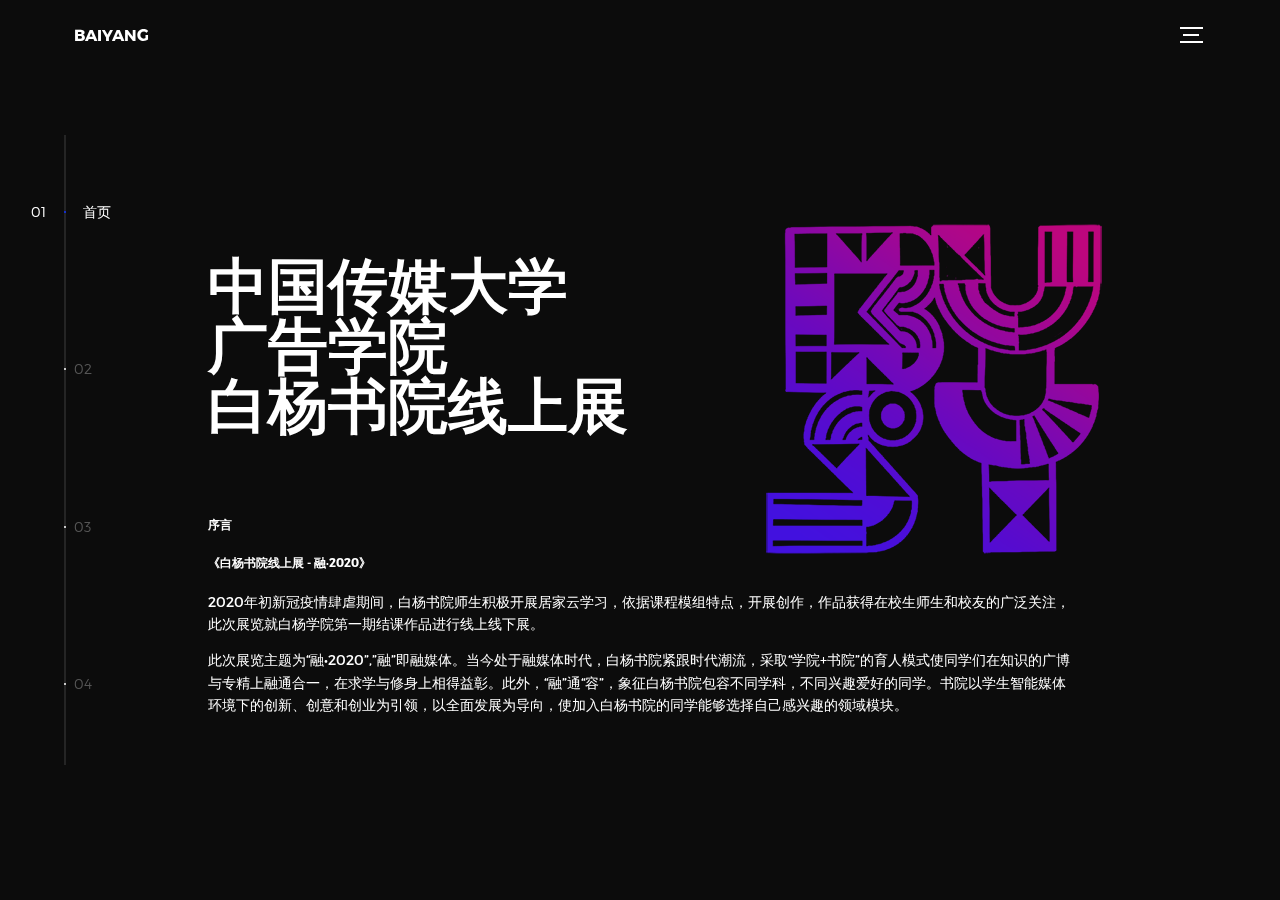
<file: 1.html>
<!DOCTYPE html>
<html lang="en">
<head>
  <!-- Global site tag (gtag.js) - Google Analytics -->
<script async src="https://www.googletagmanager.com/gtag/js?id=G-354GWDXN4D"></script>
<script>
  window.dataLayer = window.dataLayer || [];
  function gtag(){dataLayer.push(arguments);}
  gtag('js', new Date());

  gtag('config', 'G-354GWDXN4D');
</script>
  <title>白杨书院线上展</title>
  <meta charset="utf-8">
  <meta name="viewport" content="width=device-width, initial-scale=1">
  <!-- Favicon -->
  <link rel="shortcut icon" href="开屏页面/assets/img/favicon.ico" type="image/x-icon">
  <link rel="icon" href="开屏页面/assets/img/favicon.ico" type="image/x-icon">
  <meta http-equiv="X-UA-Compatible" content="IE=edge">
  <meta name="description" content="HTML5 website template">
  <meta name="keywords" content="global, template, html, sass, jquery">
  <meta name="author" content="Bucky Maler">

<link href="https://cdn.jsdelivr.net/npm/bootstrap@5.0.0-beta1/dist/css/bootstrap.min.css" rel="stylesheet" integrity="sha384-giJF6kkoqNQ00vy+HMDP7azOuL0xtbfIcaT9wjKHr8RbDVddVHyTfAAsrekwKmP1" crossorigin="anonymous">

  <link rel="stylesheet" href="首页面/assets/css/main.css">
  <style>
  .btn-outline-info {
    color: #0f33ff;
    background-color: transparent;
    border-color: #0f33ff;
    text-decoration: none;
}

.btn-outline-info:hover {
    color: #fff;
    background-color: #0f33ff;
    border-color: #0f33ff;
}
  </style>
</head>
<body>

<!-- notification for small viewports and landscape oriented smartphones -->

<div class="perspective effect-rotate-left">
  <div class="container"><div class="outer-nav--return"></div>
    <div id="viewport" class="l-viewport">
      <div class="l-wrapper">
        <header class="header">
          <a class="header--logo" href="#0">
            <p>BaiYang</p>
          </a>

          <div class="header--nav-toggle">
            <span></span>
          </div>
        </header>
        <nav class="l-side-nav">
          <ul class="side-nav">
            <li class="is-active"><span>首页</span></li>
            <li><span>平面</span></li>
            <li><span>文章</span></li>
            <li><span>多媒体</span></li>
          <!--  <li><span>Hire us</span></li>  -->
          </ul>
        </nav>


        <ul class="l-main-content main-content">
          <li class="l-section section section--is-active">
            <div class="intro">
              <div class="intro--banner">
  <h1>中国传媒大学<br>广告学院<br>白杨书院线上展</h1>
                <section class="about-four">

                                  <div class="block-title">
                                    <br>
                                      <h5>序言</h5>
                                      <h5>《白杨书院线上展 - 融·2020》</h5>
                                  </div><!-- /.block-title -->
                                  <div class="about-four__highlite-text">
                                      <p>2020年初新冠疫情肆虐期间，白杨书院师生积极开展居家云学习，依据课程模组特点，开展创作，作品获得在校生师生和校友的广泛关注，此次展览就白杨学院第一期结课作品进行线上线下展。</p>
                                  </div><!-- /.about-four__highlite-text -->
                                  <p>
                                  此次展览主题为“融•2020”,”融”即融媒体。当今处于融媒体时代，白杨书院紧跟时代潮流，采取“学院+书院”的育人模式使同学们在知识的广博与专精上融通合一，在求学与修身上相得益彰。此外，“融”通“容”，象征白杨书院包容不同学科，不同兴趣爱好的同学。书院以学生智能媒体环境下的创新、创意和创业为引领，以全面发展为导向，使加入白杨书院的同学能够选择自己感兴趣的领域模块。</p>

              </section><!-- /.about-four -->
                <img src="首页面/assets/img/1.png" alt="Welcome">
              </div>
            </div>
          </li>

          <li class="l-section section">
            <div class="work">
              <h2>平面</h2>
              <div class="work--lockup">


                <ul class="slider" id="slider1">
                  <li class="slider--item slider--item-left">
                    <a href="2-2.html">
                      <div class="slider--item-image">
                        <img src="首页面/assets/img/work-victory.jpg" alt="Victory">
                      </div>
                      <p class="slider--item-title">《武汉战疫》</p>
                      <p class="slider--item-description">魏华敏</p>

                    </a>
                  </li>
                  <li class="slider--item slider--item-center">
                    <a href="2-2.html">
                      <div class="slider--item-image">
                        <img src="首页面/assets/img/work-metiew-smith.jpg" alt="Metiew and Smith">
                      </div>
                      <p class="slider--item-title">《一方有难八方支援》 </p>
                      <p class="slider--item-description">郑慧亮</p>
                    </a>
                  </li>
                  <li class="slider--item slider--item-right">
                    <a href="2-2.html">
                      <div class="slider--item-image">
                        <img src="首页面/assets/img/work-alex-nowak.jpg" alt="Alex Nowak">
                      </div>
                      <p class="slider--item-title">《遥遥宇宙，唯有战斗》</p>
                      <p class="slider--item-description">杨滢</p>
                    </a>
                  </li>

                </ul>


                <a href="2-2.html">
                  <div class="d-grid gap-2 col-6 mx-auto">
</br></br>
<button type="button" class="btn btn-outline-info btn-rounded">探索更多</button>
               </div>
</a>



                <div class="slider--prev">
                  <svg version="1.1" id="Layer_1" xmlns="http://www.w3.org/2000/svg" xmlns:xlink="http://www.w3.org/1999/xlink" x="0px" y="0px"
                  viewBox="0 0 150 118" style="enable-background:new 0 0 150 118;" xml:space="preserve">
                  <g transform="translate(0.000000,118.000000) scale(0.100000,-0.100000)">
                    <path d="M561,1169C525,1155,10,640,3,612c-3-13,1-36,8-52c8-15,134-145,281-289C527,41,562,10,590,10c22,0,41,9,61,29
                    c55,55,49,64-163,278L296,510h575c564,0,576,0,597,20c46,43,37,109-18,137c-19,10-159,13-590,13l-565,1l182,180
                    c101,99,187,188,193,199c16,30,12,57-12,84C631,1174,595,1183,561,1169z"/>
                  </g>
                  </svg>
                </div>
                <div class="slider--next">
                  <svg version="1.1" id="Layer_1" xmlns="http://www.w3.org/2000/svg" xmlns:xlink="http://www.w3.org/1999/xlink" x="0px" y="0px" viewBox="0 0 150 118" style="enable-background:new 0 0 150 118;" xml:space="preserve">
                  <g transform="translate(0.000000,118.000000) scale(0.100000,-0.100000)">
                    <path d="M870,1167c-34-17-55-57-46-90c3-15,81-100,194-211l187-185l-565-1c-431,0-571-3-590-13c-55-28-64-94-18-137c21-20,33-20,597-20h575l-192-193C800,103,794,94,849,39c20-20,39-29,61-29c28,0,63,30,298,262c147,144,272,271,279,282c30,51,23,60-219,304C947,1180,926,1196,870,1167z"/>
                  </g>
                  </svg>
                </div>
              </div>
            </div>
          </li>

          <li class="l-section section">
            <div class="work">
              <h2>文章</h2>
              <div class="work--lockup">

                <ul class="slider" id="slider2">
                  <li class="slider--item slider--item-left">
                    <a href="2-1.html">
                      <div class="slider--item-image">
                        <img src="首页面/assets/img/《娱乐至死》文章.jpg" alt="Victory">
                      </div>
                      <p class="slider--item-title">《从《娱乐至死》<br>看战“疫”中的“饭圈文化》</p>
                      <p class="slider--item-description">耿吴菁</p>

                    </a>
                  </li>
                  <li class="slider--item slider--item-center">
                    <a href="2-1.html">
                      <div class="slider--item-image">
                        <img src="首页面/assets/img/《网络迷因》.jpg" alt="Metiew and Smith">
                      </div>
                      <p class="slider--item-title">《网络迷因》</p>
                      <p class="slider--item-description">曹琛</p>
                    </a>
                  </li>
                  <li class="slider--item slider--item-right">
                    <a href="2-1.html">
                      <div class="slider--item-image">
                        <img src="首页面/assets/img/“心理疾病”.jpg" alt="Alex Nowak">
                      </div>
                      <p class="slider--item-title">《疫情之下，<br>你可能忽视的“心理疾病”》</p>
                      <p class="slider--item-description">王菊怡</p>
                    </a>
                  </li>

                </ul>


                                <a href="2-1.html">
                                  <div class="d-grid gap-2 col-6 mx-auto">
                </br></br>
                <button type="button" class="btn btn-outline-info">探索更多</button>
                               </div>
                </a>

                <div class="slider--prev">
                  <svg version="1.1" id="Layer_1" xmlns="http://www.w3.org/2000/svg" xmlns:xlink="http://www.w3.org/1999/xlink" x="0px" y="0px"
                  viewBox="0 0 150 118" style="enable-background:new 0 0 150 118;" xml:space="preserve">
                  <g transform="translate(0.000000,118.000000) scale(0.100000,-0.100000)">
                    <path d="M561,1169C525,1155,10,640,3,612c-3-13,1-36,8-52c8-15,134-145,281-289C527,41,562,10,590,10c22,0,41,9,61,29
                    c55,55,49,64-163,278L296,510h575c564,0,576,0,597,20c46,43,37,109-18,137c-19,10-159,13-590,13l-565,1l182,180
                    c101,99,187,188,193,199c16,30,12,57-12,84C631,1174,595,1183,561,1169z"/>
                  </g>
                  </svg>
                </div>
                <div class="slider--next">
                  <svg version="1.1" id="Layer_1" xmlns="http://www.w3.org/2000/svg" xmlns:xlink="http://www.w3.org/1999/xlink" x="0px" y="0px" viewBox="0 0 150 118" style="enable-background:new 0 0 150 118;" xml:space="preserve">
                  <g transform="translate(0.000000,118.000000) scale(0.100000,-0.100000)">
                    <path d="M870,1167c-34-17-55-57-46-90c3-15,81-100,194-211l187-185l-565-1c-431,0-571-3-590-13c-55-28-64-94-18-137c21-20,33-20,597-20h575l-192-193C800,103,794,94,849,39c20-20,39-29,61-29c28,0,63,30,298,262c147,144,272,271,279,282c30,51,23,60-219,304C947,1180,926,1196,870,1167z"/>
                  </g>
                  </svg>
                </div>
              </div>
            </div>

          </li>



          <li class="l-section section">
            <div class="work">
              <h2>多媒体</h2>
              <div class="work--lockup">
                <ul class="slider" id="slider3">
                  <li class="slider--item slider--item-left">
                    <a href="2-3.html">
                      <div class="slider--item-image">
                        <img src="首页面/assets/img/《全名抗疫》2017级网络与新媒体（智能融媒体运营方向）冯竹、魏雯卓.jpg" alt="Victory">
                      </div>
                      <p class="slider--item-title">《全名抗疫》</p>
                      <p class="slider--item-description">冯竹、魏雯卓</p>
                    </a>
                  </li>
                  <li class="slider--item slider--item-center">
                    <a href="2-3.html">
                      <div class="slider--item-image">
                        <img src="首页面/assets/img/《全民战疫》-2019级广告学（数字营销方向）郑芷萱 .jpg" alt="Metiew and Smith">
                      </div>
                      <p class="slider--item-title">《全民战疫》</p>
                      <p class="slider--item-description">郑芷萱</p>
                    </a>
                  </li>
                  <li class="slider--item slider--item-right">
                    <a href="2-3.html">
                      <div class="slider--item-image">
                        <img src="首页面/assets/img/《第一视角》2017级网络与新媒体（智能融媒体运营方向）冯竹、魏雯卓.jpg" alt="Alex Nowak">
                      </div>
                      <p class="slider--item-title">《第一视角》</p>
                      <p class="slider--item-description">冯竹、魏雯卓</p>
                    </a>
                  </li>

        </ul>


                        <a href="2-3.html">
                          <div class="d-grid gap-2 col-6 mx-auto">
        </br></br>
        <button type="button" class="btn btn-outline-info">探索更多</button>
                       </div>
        </a>

                <div class="slider--prev">
                  <svg version="1.1" id="Layer_1" xmlns="http://www.w3.org/2000/svg" xmlns:xlink="http://www.w3.org/1999/xlink" x="0px" y="0px"
                  viewBox="0 0 150 118" style="enable-background:new 0 0 150 118;" xml:space="preserve">
                  <g transform="translate(0.000000,118.000000) scale(0.100000,-0.100000)">
                    <path d="M561,1169C525,1155,10,640,3,612c-3-13,1-36,8-52c8-15,134-145,281-289C527,41,562,10,590,10c22,0,41,9,61,29
                    c55,55,49,64-163,278L296,510h575c564,0,576,0,597,20c46,43,37,109-18,137c-19,10-159,13-590,13l-565,1l182,180
                    c101,99,187,188,193,199c16,30,12,57-12,84C631,1174,595,1183,561,1169z"/>
                  </g>
                  </svg>
                </div>
                <div class="slider--next">
                  <svg version="1.1" id="Layer_1" xmlns="http://www.w3.org/2000/svg" xmlns:xlink="http://www.w3.org/1999/xlink" x="0px" y="0px" viewBox="0 0 150 118" style="enable-background:new 0 0 150 118;" xml:space="preserve">
                  <g transform="translate(0.000000,118.000000) scale(0.100000,-0.100000)">
                    <path d="M870,1167c-34-17-55-57-46-90c3-15,81-100,194-211l187-185l-565-1c-431,0-571-3-590-13c-55-28-64-94-18-137c21-20,33-20,597-20h575l-192-193C800,103,794,94,849,39c20-20,39-29,61-29c28,0,63,30,298,262c147,144,272,271,279,282c30,51,23,60-219,304C947,1180,926,1196,870,1167z"/>
                  </g>
                  </svg>
                </div>
              </div>
            </div>
          </li>

        </ul>
      </div>
    </div>
  </div>
  <ul class="outer-nav">
    <li class="is-active">首页</li>
    <li>平面</li>

    <li>文章</li>
    <li>多媒体</li>
  </ul>
</div>

<script src="https://ajax.googleapis.com/ajax/libs/jquery/2.2.4/jquery.min.js"></script>
<script>window.jQuery || document.write('<script src="首页面/assets/js/vendor/jquery-2.2.4.min.js"><\/script>')</script>
<script src="首页面/assets/js/vendor/hammer-2.0.8.js"></script>
<script src="首页面/assets/js/functions.js"></script>
</body>
</html>
</file>
<file: 首页面/assets/css/main.css>
@font-face {
    font-family: 'Montserrat';
    src: url("fonts/Montserrat-Black.eot");
    src: local("â˜º"),url("fonts/Montserrat-Black.woff") format("woff"),url("fonts/Montserrat-Black.ttf") format("truetype"),url("fonts/Montserrat-Black.svg") format("svg");
    font-weight: 900;
    font-style: normal
}

@font-face {
    font-family: 'Montserrat';
    src: url("fonts/Montserrat-Bold.eot");
    src: local("â˜º"),url("fonts/Montserrat-Bold.woff") format("woff"),url("fonts/Montserrat-Bold.ttf") format("truetype"),url("fonts/Montserrat-Bold.svg") format("svg");
    font-weight: 700;
    font-style: normal
}

@font-face {
    font-family: 'Montserrat';
    src: url("fonts/Montserrat-Regular.eot");
    src: local("â˜º"),url("fonts/Montserrat-Regular.woff") format("woff"),url("fonts/Montserrat-Regular.ttf") format("truetype"),url("fonts/Montserrat-Regular.svg") format("svg");
    font-weight: 400;
    font-style: normal
}

@font-face {
    font-family: 'Montserrat';
    src: url("fonts/Montserrat-Light.eot");
    src: local("â˜º"),url("fonts/Montserrat-Light.woff") format("woff"),url("fonts/Montserrat-Light.ttf") format("truetype"),url("fonts/Montserrat-Light.svg") format("svg");
    font-weight: 300;
    font-style: normal
}

/*! normalize.css v3.0.2 | MIT License | git.io/normalize */
html {
    font-family: sans-serif;
    -ms-text-size-adjust: 100%;
    -webkit-text-size-adjust: 100%
}

body {
    margin: 0
}

article,aside,details,figcaption,figure,footer,header,hgroup,main,menu,nav,section,summary {
    display: block
}

audio,canvas,progress,video {
    display: inline-block;
    vertical-align: baseline
}

audio:not([controls]) {
    display: none;
    height: 0
}

[hidden],template {
    display: none
}

a {
    background-color: transparent
}

a:active,a:hover {
    outline: 0
}

abbr[title] {
    border-bottom: 1px dotted
}

b,strong {
    font-weight: bold
}

dfn {
    font-style: italic
}

h1 {
    font-size: 2em;
    margin: 0.67em 0
}

mark {
    background: #ff0;
    color: #000
}

small {
    font-size: 80%
}

sub,sup {
    font-size: 75%;
    line-height: 0;
    position: relative;
    vertical-align: baseline
}

sup {
    top: -0.5em
}

sub {
    bottom: -0.25em
}

img {
    border: 0
}

svg:not(:root) {
    overflow: hidden
}

figure {
    margin: 1em 40px
}

hr {
    box-sizing: content-box;
    height: 0
}

pre {
    overflow: auto
}

code,kbd,pre,samp {
    font-family: monospace, monospace;
    font-size: 1em
}

button,input,optgroup,select,textarea {
    color: inherit;
    font: inherit;
    margin: 0
}

button {
    overflow: visible
}

button,select {
    text-transform: none
}

button,html input[type="button"],input[type="reset"],input[type="submit"] {
    -webkit-appearance: button;
    cursor: pointer
}

button[disabled],html input[disabled] {
    cursor: default
}

button::-moz-focus-inner,input::-moz-focus-inner {
    border: 0;
    padding: 0
}

input {
    line-height: normal
}

input[type="checkbox"],input[type="radio"] {
    box-sizing: border-box;
    padding: 0
}

input[type="number"]::-webkit-inner-spin-button,input[type="number"]::-webkit-outer-spin-button {
    height: auto
}

input[type="search"] {
    -webkit-appearance: textfield;
    box-sizing: content-box
}

input[type="search"]::-webkit-search-cancel-button,input[type="search"]::-webkit-search-decoration {
    -webkit-appearance: none
}

fieldset {
    border: 1px solid #c0c0c0;
    margin: 0 2px;
    padding: 0.35em 0.625em 0.75em
}

legend {
    border: 0;
    padding: 0
}

textarea {
    overflow: auto
}

optgroup {
    font-weight: bold
}

table {
    border-collapse: collapse;
    border-spacing: 0
}

td,th {
    padding: 0
}

::-moz-selection {
    background: #FFF498
}

::selection {
    background: #FFF498
}

::-moz-selection {
    background: #FFF498
}

img::-moz-selection {
    background: transparent
}

img::selection {
    background: transparent
}

img::-moz-selection {
    background: transparent
}

body {
    -webkit-tap-highlight-color: #FFF498
}

body {
    background-color: #0c0c0c;
    font-size: 14px;
    line-height: 1.6;
    font-family: "Montserrat",sans-serif;
    color: #fff;
    -webkit-font-smoothing: antialiased;
    -webkit-text-size-adjust: 100%
}

.l-viewport {
    position: relative;
    width: 100%;
    height: 100vh;
    box-shadow: 0 0 0px 0px rgba(0,0,0,0.85);
    overflow: hidden
}

.l-wrapper {
    position: relative;
    width: 2000px;
    max-width: 90%;
    height: 100%;
    margin: 0 auto
}

.l-side-nav {
    position: absolute;
    left: 0;
    display: -webkit-box;
    display: -webkit-flex;
    display: -ms-flexbox;
    display: flex;
    height: 100%;
    -webkit-box-align: center;
    -webkit-align-items: center;
    -ms-flex-align: center;
    align-items: center
}

.l-side-nav::before {
    content: "";
    position: absolute;
    top: 50%;
    left: 0;
    -webkit-transform: translateY(-50%);
    transform: translateY(-50%);
    width: 2px;
    height: 70%;
    max-height: 750px;
    background-color: #555;
    opacity: .35;
    z-index: 10
}

@media (max-width: 1180px) {
    .l-side-nav {
        display:none
    }
}

.l-main-content {
    position: relative;
    width: 100%;
    height: 100%;
    margin: 0;
    padding: 0;
    list-style: none
}

.l-section {
    position: absolute;
    width: 100%;
    height: 100%
}

.device-notification {
    display: none;
    position: fixed;
    top: 0;
    left: 0;
    width: 100%;
    height: 100%;
    -webkit-box-orient: vertical;
    -webkit-box-direction: normal;
    -webkit-flex-direction: column;
    -ms-flex-direction: column;
    flex-direction: column;
    -webkit-box-align: center;
    -webkit-align-items: center;
    -ms-flex-align: center;
    -ms-grid-row-align: center;
    align-items: center;
    -webkit-box-pack: center;
    -webkit-justify-content: center;
    -ms-flex-pack: center;
    justify-content: center;
    background-color: #0c0c0c;
    z-index: 12
}

.device-notification--logo {
    display: -webkit-box;
    display: -webkit-flex;
    display: -ms-flexbox;
    display: flex;
    -webkit-box-align: center;
    -webkit-align-items: center;
    -ms-flex-align: center;
    align-items: center;
    text-decoration: none;
    color: #fff
}

.device-notification--logo p {
    margin: 0 0 0 10px;
    font-size: 16px;
    font-weight: 700;
    text-transform: uppercase
}

.device-notification--message {
    width: 70%;
    margin: 30px 0 0 0;
    font-weight: 700;
    text-align: center
}

@media (max-width: 767px) and (min-width: 601px) and (max-height: 680px) {
    .device-notification {
        display:-webkit-box;
        display: -webkit-flex;
        display: -ms-flexbox;
        display: flex
    }
}

@media (max-width: 600px) and (min-width: 480px) and (max-height: 580px) {
    .device-notification {
        display:-webkit-box;
        display: -webkit-flex;
        display: -ms-flexbox;
        display: flex
    }
}

@media (max-width: 736px) and (min-width: 360px) and (orientation: landscape) {
    .device-notification {
        display:-webkit-box;
        display: -webkit-flex;
        display: -ms-flexbox;
        display: flex
    }
}

@media(max-width: 359px) {
    .device-notification {
        display:-webkit-box;
        display: -webkit-flex;
        display: -ms-flexbox;
        display: flex
    }
}

.section {
    opacity: 0;
    visibility: hidden;
    -webkit-transition: opacity .4s ease-in-out,visibility 0s .4s;
    transition: opacity .4s ease-in-out,visibility 0s .4s
}

.section--is-active {
    opacity: 1;
    visibility: visible;
    z-index: 1;
    -webkit-transition: opacity .4s ease-in-out .4s;
    transition: opacity .4s ease-in-out .4s
}

.section--next {
    -webkit-transform: translateY(-45px);
    transform: translateY(-45px);
    -webkit-transition: -webkit-transform .4s ease-in-out;
    transition: -webkit-transform .4s ease-in-out;
    transition: transform .4s ease-in-out;
    transition: transform .4s ease-in-out, -webkit-transform .4s ease-in-out
}

.section--prev {
    -webkit-transform: translateY(45px);
    transform: translateY(45px);
    -webkit-transition: -webkit-transform .4s ease-in-out;
    transition: -webkit-transform .4s ease-in-out;
    transition: transform .4s ease-in-out;
    transition: transform .4s ease-in-out, -webkit-transform .4s ease-in-out
}

.header {
    position: absolute;
    top: 0;
    left: 0;
    display: -webkit-box;
    display: -webkit-flex;
    display: -ms-flexbox;
    display: flex;
    width: 100%;
    height: 70px;
    -webkit-box-align: center;
    -webkit-align-items: center;
    -ms-flex-align: center;
    align-items: center;
    -webkit-box-pack: justify;
    -webkit-justify-content: space-between;
    -ms-flex-pack: justify;
    justify-content: space-between;
    z-index: 10
}

.header--logo {
    display: -webkit-box;
    display: -webkit-flex;
    display: -ms-flexbox;
    display: flex;
    -webkit-box-align: center;
    -webkit-align-items: center;
    -ms-flex-align: center;
    align-items: center;
    text-decoration: none;
    color: #fff
}

.header--logo p {
    margin: 0 0 0 10px;
    font-size: 16px;
    font-weight: 700;
    text-transform: uppercase
}

.header--nav-toggle {
    display: -webkit-box;
    display: -webkit-flex;
    display: -ms-flexbox;
    display: flex;
    width: 50px;
    height: 50px;
    -webkit-box-orient: vertical;
    -webkit-box-direction: normal;
    -webkit-flex-direction: column;
    -ms-flex-direction: column;
    flex-direction: column;
    -webkit-box-align: center;
    -webkit-align-items: center;
    -ms-flex-align: center;
    align-items: center;
    -webkit-box-pack: center;
    -webkit-justify-content: center;
    -ms-flex-pack: center;
    justify-content: center;
    cursor: pointer
}

.header--nav-toggle span,.header--nav-toggle::before,.header--nav-toggle::after {
    content: "";
    position: relative;
    width: 16px;
    height: 2px;
    background-color: #fff
}

.header--nav-toggle::before {
    bottom: 5px;
    width: 23px
}

.header--nav-toggle::after {
    top: 5px;
    width: 23px
}

.header--cta {
    position: absolute;
    top: 50%;
    left: 50%;
    -webkit-transform: translate(-50%, -50%);
    transform: translate(-50%, -50%);
    padding: 0 20px;
    line-height: 30px;
    text-decoration: none;
    color: #fff;
    font-weight: 700;
    text-transform: uppercase;
    background-color: #0f33ff;
    border: none;
    opacity: 0;
    visibility: hidden;
    -webkit-transition: opacity .4s ease-in-out,visibility 0s .4s;
    transition: opacity .4s ease-in-out,visibility 0s .4s
}

.header--cta:focus {
    outline: none
}

.header--cta.is-active {
    opacity: 1;
    visibility: visible;
    -webkit-transition: opacity .4s ease-in-out .4s;
    transition: opacity .4s ease-in-out .4s
}

@media (max-width: 767px) {
    .header--cta {
        display:none
    }
}

.side-nav {
    position: relative;
    display: -webkit-box;
    display: -webkit-flex;
    display: -ms-flexbox;
    display: flex;
    width: 100px;
    height: 70%;
    max-height: 750px;
    -webkit-box-orient: vertical;
    -webkit-box-direction: normal;
    -webkit-flex-direction: column;
    -ms-flex-direction: column;
    flex-direction: column;
    -webkit-justify-content: space-around;
    -ms-flex-pack: distribute;
    justify-content: space-around;
    margin: 0;
    padding: 0;
    list-style-position: inside;
    z-index: 10
}

.side-nav>li {
    position: relative;
    top: -5px;
    color: #fff;
    font-size: 6px;
    cursor: pointer
}

.side-nav>li span {
    position: relative;
    top: 3px;
    left: 10px;
    color: #fff;
    font-size: 14px;
    font-weight: 300;
    opacity: 0;
    visibility: hidden
}

.side-nav>li::before {
    position: absolute;
    top: 3px;
    left: 10px;
    color: #555;
    font-size: 14px;
    font-weight: 300
}

.side-nav li:nth-child(1)::before {
    content: "01"
}

.side-nav li:nth-child(2)::before {
    content: "02"
}

.side-nav li:nth-child(3)::before {
    content: "03"
}

.side-nav li:nth-child(4)::before {
    content: "04"
}

.side-nav li:nth-child(5)::before {
    content: "05"
}

.side-nav li.is-active {
    color: #0f33ff;
    -webkit-transition: color .4s ease-in-out;
    transition: color .4s ease-in-out
}

.side-nav li.is-active span {
    opacity: 1;
    visibility: visible;
    -webkit-transition: opacity .4s ease-in-out;
    transition: opacity .4s ease-in-out
}

.side-nav li.is-active::before {
    left: -33px;
    color: #fff
}

.intro {
    position: relative;
    display: -webkit-box;
    display: -webkit-flex;
    display: -ms-flexbox;
    display: flex;
    width: 900px;
    max-width: 75%;
    height: 100%;
    -webkit-box-orient: vertical;
    -webkit-box-direction: normal;
    -webkit-flex-direction: column;
    -ms-flex-direction: column;
    flex-direction: column;
    -webkit-box-pack: center;
    -webkit-justify-content: center;
    -ms-flex-pack: center;
    justify-content: center;
    margin: 0 auto
}

@media (max-width: 1180px) {
    .intro {
        max-width:100%
    }
}

.intro--banner {
    position: relative;
    height: 475px
}

.intro--banner::before {
    content: "";
    position: absolute;
    bottom: 20px;
    left: -15px;
    right: 0;
    background-color: #282828
}

.intro--banner::after {
    content: "";
    position: absolute;
    bottom: 18px;
    left: 0;
    width: 30px;
}

.intro--banner h1 {
    position: relative;
    font-size: 60px;
    font-weight: 800;
    line-height: 1;
    z-index: 1
}

.intro--banner img {
    position: absolute;
    bottom: 92px;
    right: -62px
}

.intro--options {
    display: -webkit-box;
    display: -webkit-flex;
    display: -ms-flexbox;
    display: flex;
    -webkit-box-pack: justify;
    -webkit-justify-content: space-between;
    -ms-flex-pack: justify;
    justify-content: space-between;
    margin: 0;
    padding: 0;
    list-style: none
}

.intro--options>a {
    max-width: 250px;
    text-decoration: none;
    color: #282828;
    -webkit-transition: color .2s ease-in-out;
    transition: color .2s ease-in-out
}

.intro--options>a:hover {
    color: #fff
}

.intro--options h3 {
    font-size: 16px;
    text-transform: uppercase
}

.intro--options p {
    margin-bottom: 0
}

@media (max-width: 900px) {
    .intro--banner {
        height:380px
    }

    .intro--banner h1 {
        font-size: 45px
    }

    .intro--banner img {
        width: 330px
    }

    .intro--options>a {
        margin-right: 30px
    }

    .intro--options>a:last-child {
        margin-right: 0
    }
}

@media (max-width: 767px) {
    .intro--banner {
        height:305px
    }

    .intro--banner h1 {
        font-size: 35px
    }

    .intro--banner img {
        width: 230px
    }

    .intro--options {
        display: block
    }

    .intro--options>a {
        display: block;
        max-width: 100%;
        margin: 0 0 30px 0
    }

    .intro--options>a:last-child {
        margin-bottom: 0
    }
}

@media (max-width: 600px) {
    .intro--banner {
        height:auto;
    }

    .intro--banner h1 {
        margin-top: 10px;
        font-size: 42px;
        color:#0f33ff;
    }

    .intro--banner img {
        display: none
    }
}

@media (max-width: 600px) and (max-height: 750px) {
    .intro--banner {
        height:auto
    }

    .intro--banner::before,.intro--banner::after {
        display: none
    }

    .intro--banner h1 {
        margin-top: 0
    }

    .intro--options {
        display: none
    }
}

.work {
    position: relative;
    display: -webkit-box;
    display: -webkit-flex;
    display: -ms-flexbox;
    display: flex;
    width: 960px;
    max-width: 80%;
    height: 100%;
    -webkit-box-orient: vertical;
    -webkit-box-direction: normal;
    -webkit-flex-direction: column;
    -ms-flex-direction: column;
    flex-direction: column;
    -webkit-box-pack: center;
    -webkit-justify-content: center;
    -ms-flex-pack: center;
    justify-content: center;
    margin: 0 auto
}

@media (max-width: 1180px) {
    .work {
        max-width:100%
    }
}

.work h2 {
    margin: 0 0 20px 0;
    font-size: 30px;
    text-align: center
}

.work--lockup {
    position: relative
}

.work--lockup .slider {
    position: relative;
    display: -webkit-box;
    display: -webkit-flex;
    display: -ms-flexbox;
    display: flex;
    width: 80%;
    margin: 0 auto;
    padding: 0;
    list-style: none
}

.work--lockup .work--banner {
    position: absolute;
    top: 470px;
    left: 325px;
}

.work--lockup .work--lockup .work--banner::before {
    content: "";
    position: responsive;
    top: 20px;
    left: 200px;
    -webkit-transform: rotate(-25deg);
    transform: rotate(-25deg);
    border: 5px solid #0f33ff;
    border-right-color: transparent;
    border-bottom-color: transparent
}

.work--lockup .work--banner::after {
    content: "";
    position: absolute;
    top: 75px;
    left: 400px;
    -webkit-transform: rotate(45deg);
    transform: rotate(45deg);
    width: 10px;
    height: 10px;
    background-color: #0f33ff
}

.work--lockup .work--banner h2 {
    margin: 0 0 20px 0;
    font-size: 30px;
    text-align: center
}

.work--lockup .work--banner a {
    text-decoration: none;
    display: inline-block;
    font-size: 25px;
    letter-spacing: 2px;
    padding: 0.3em 0.3em;
    color: #fff;
    margin-top: -2em;
    margin-left: -1.4em
}

.work--lockup .work--banner a:hover {
    text-decoration: none;
    background: #707070;
    color: #fff;
}

.work--lockup .work--banner a:hover svg {
    left: 10px
}

.about {
    position: relative;
    display: -webkit-box;
    display: -webkit-flex;
    display: -ms-flexbox;
    display: flex;
    width: 900px;
    max-width: 75%;
    height: 100%;
    -webkit-box-orient: vertical;
    -webkit-box-direction: normal;
    -webkit-flex-direction: column;
    -ms-flex-direction: column;
    flex-direction: column;
    -webkit-box-pack: center;
    -webkit-justify-content: center;
    -ms-flex-pack: center;
    justify-content: center;
    margin: 0 auto
}

@media (max-width: 767px) {
    .work--lockup .slider {
        width:75%
    }

    .work--lockup .slider--item-image {
        width: 90px;
        height: 90px
    }

    .work--lockup .slider--item-center .slider--item-image {
        width: 190px;
        height: 190px
    }

    .work--lockup .slider--next,.work--lockup .slider--prev {
        top: 105px
    }
}

.work--lockup .work--banner {
    position: absolute;
    top: 470px;
    left: 425px;
}

.work--lockup .slider--item {
    position: absolute;
    display: none;
    text-align: center
}

.work--lockup .slider--item a {
    text-decoration: none;
    color: #858585
}

.work--lockup .slider--item-title {
    margin-top: 10px;
    font-size: 12px;
    font-weight: 700;
    text-transform: uppercase
}

.work--lockup .slider--item-description {
    display: none;
    max-width: 250px;
    margin: 0 auto
}

.work--lockup .slider--item-image {
    width: 150px;
    height: 150px;
    margin: 0 auto;
    border-radius: 50%;
    overflow: hidden
}

.work--lockup .slider--item-image img {
    width: 100%
}

.work--lockup .slider--item-left {
    top: 50%;
    left: 0;
    -webkit-transform: translateY(-50%);
    transform: translateY(-50%);
    display: block
}

.work--lockup .slider--item-right {
    top: 50%;
    right: 0;
    -webkit-transform: translateY(-50%);
    transform: translateY(-50%);
    display: block
}

.work--lockup .slider--item-center {
    position: relative;
    top: 30px;
    left: 50%;
    -webkit-transform: translateX(-50%);
    transform: translateX(-50%);
    display: block
}

.work--lockup .slider--item-center a {
    color: #fff
}

.work--lockup .slider--item-center .slider--item-title {
    margin-top: 25px;
    font-size: 16px
}

.work--lockup .slider--item-center .slider--item-description {
    display: block
}

.work--lockup .slider--item-center .slider--item-image {
    width: 300px;
    height: 300px
}

.work--lockup .slider--next,.work--lockup .slider--prev {
    position: absolute;
    top: 160px;
    display: -webkit-box;
    display: -webkit-flex;
    display: -ms-flexbox;
    display: flex;
    width: 50px;
    height: 50px;
    -webkit-box-align: center;
    -webkit-align-items: center;
    -ms-flex-align: center;
    align-items: center;
    -webkit-box-pack: center;
    -webkit-justify-content: center;
    -ms-flex-pack: center;
    justify-content: center;
    background-color: #282828;
    border-radius: 50%;
    cursor: pointer
}

.work--lockup .slider--next svg,.work--lockup .slider--prev svg {
    width: 20px;
    fill: #fff
}

.work--lockup .slider--next {
    right: 0
}

.work--lockup .slider--prev {
    left: 0
}

@media (max-width: 900px) {
    .work--lockup .slider--item-image {
        width:120px;
        height: 120px
    }

    .work--lockup .slider--item-center .slider--item-image {
        width: 240px;
        height: 240px
    }

    .work--lockup .slider--next,.work--lockup .slider--prev {
        top: 130px
    }
}

@media (max-width: 767px) {
    .work--lockup .slider {
        width:75%
    }

    .work--lockup .slider--item-image {
        width: 90px;
        height: 90px
    }

    .work--lockup .slider--item-center .slider--item-image {
        width: 190px;
        height: 190px
    }

    .work--lockup .slider--next,.work--lockup .slider--prev {
        top: 105px
    }

    .work--lockup .work--banner {
        position: absolute;
        top: 470px;
        left: 425px;
    }
}

@media (max-width: 600px) {
    .work--lockup .work--banner {
        position:absolute;
        top: 470px;
        left: 425px;
    }

    .work--lockup .slider {
        width: auto
    }

    .work--lockup .slider--item-left,.work--lockup .slider--item-right {
        display: none
    }
}

.about {
    position: relative;
    display: -webkit-box;
    display: -webkit-flex;
    display: -ms-flexbox;
    display: flex;
    width: 900px;
    max-width: 75%;
    height: 100%;
    -webkit-box-orient: vertical;
    -webkit-box-direction: normal;
    -webkit-flex-direction: column;
    -ms-flex-direction: column;
    flex-direction: column;
    -webkit-box-pack: center;
    -webkit-justify-content: center;
    -ms-flex-pack: center;
    justify-content: center;
    margin: 0 auto
}

@media (max-width: 1180px) {
    .about {
        max-width:100%
    }
}

.about--banner {
    position: relative;
    height: 475px
}

.about--banner::before {
    content: "";
    position: absolute;
    top: 20px;
    left: 200px;
    -webkit-transform: rotate(-25deg);
    transform: rotate(-25deg);
    border: 5px solid #0f33ff;
    border-right-color: transparent;
    border-bottom-color: transparent
}

.about--banner::after {
    content: "";
    position: absolute;
    top: 75px;
    left: 400px;
    -webkit-transform: rotate(45deg);
    transform: rotate(45deg);
    width: 10px;
    height: 10px;
    background-color: #0f33ff
}

.about--banner h2 {
    position: relative;
    margin-top: 35px;
    font-size: 68px;
    font-weight: 900;
    line-height: 1;
    z-index: 1
}

.about--banner h2::before {
    content: "";
    position: absolute;
    top: 60px;
    left: 268px;
    width: 30px;
    height: 30px;
    background-color: #0f33ff;
    border-radius: 50%
}

.about--banner h2::after {
    content: "";
    position: absolute;
    top: 255px;
    left: 255px;
    width: 10px;
    height: 10px;
    background-color: #0f33ff
}

.about--banner a {
    padding: 5px 17px 5px 0;
    text-decoration: none;
    color: #fff;
    font-weight: 700;
    text-transform: uppercase;
    background-color: transparent
}

.about--banner a:hover svg {
    left: 10px
}

.about--banner a svg {
    position: relative;
    left: 5px;
    width: 15px;
    fill: #fff;
    -webkit-transition: left .2s ease-in-out;
    transition: left .2s ease-in-out
}

.about--banner img {
    position: absolute;
    bottom: -90px;
    right: -12px
}

.about--options {
    display: -webkit-box;
    display: -webkit-flex;
    display: -ms-flexbox;
    display: flex;
    max-width: 600px;
    -webkit-box-pack: justify;
    -webkit-justify-content: space-between;
    -ms-flex-pack: justify;
    justify-content: space-between;
    margin: 0;
    padding: 0;
    list-style: none
}

.about--options>a {
    position: relative;
    width: 150px;
    height: 75px;
    text-decoration: none;
    color: #fff;
    border: 10px solid #0f33ff;
    background-position: center;
    background-size: cover;
    background-repeat: no-repeat
}

.about--options>a:nth-child(1) {
    background-image: url("../img/about-winners.jpg")
}

.about--options>a:nth-child(2) {
    background-image: url("../img/about-philosophy.jpg")
}

.about--options>a:nth-child(3) {
    background-image: url("../img/about-history.jpg")
}

.about--options>a:hover h3 {
    bottom: -50px
}

.about--options h3 {
    position: absolute;
    bottom: -38px;
    left: 10px;
    font-size: 16px;
    text-transform: uppercase;
    -webkit-transition: bottom .2s ease-in-out,left .2s ease-in-out;
    transition: bottom .2s ease-in-out,left .2s ease-in-out
}

@media (max-width: 767px) {
    .about--banner {
        height:305px
    }

    .about--banner::before {
        top: 0;
        left: 125px
    }

    .about--banner::after {
        top: 35px;
        left: 260px
    }

    .about--banner h2 {
        margin-top: 10px;
        font-size: 44px
    }

    .about--banner h2::before {
        top: 28px;
        left: 168px
    }

    .about--banner h2::after {
        top: 163px;
        left: 163px
    }

    .about--banner img {
        width: 315px
    }
}

@media (max-width: 600px) {
    .about--banner {
        height:auto
    }

    .about--banner::before {
        left: 155px
    }

    .about--banner::after {
        left: 310px
    }

    .about--banner h2 {
        margin-top: 0;
        font-size: 55px
    }

    .about--banner h2::before {
        top: 43px;
        left: 214px
    }

    .about--banner h2::after {
        top: 205px;
        left: 205px
    }

    .about--banner img {
        display: none
    }

    .about--options {
        display: none
    }
}

.contact {
    position: fixed;
    top: 0;
    left: 0;
    width: 100%;
    height: 100%;
    background-image: url("../img/contact-visual.png");
    background-position: center;
    background-size: cover;
    background-repeat: no-repeat
}

.contact--lockup {
    position: relative;
    display: -webkit-box;
    display: -webkit-flex;
    display: -ms-flexbox;
    display: flex;
    width: 900px;
    max-width: 75%;
    height: 100%;
    -webkit-box-align: center;
    -webkit-align-items: center;
    -ms-flex-align: center;
    align-items: center;
    -webkit-box-pack: end;
    -webkit-justify-content: flex-end;
    -ms-flex-pack: end;
    justify-content: flex-end;
    margin: 0 auto
}

@media (max-width: 1180px) {
    .contact--lockup {
        max-width:90%
    }
}

@media (max-width: 767px) {
    .contact--lockup {
        -webkit-box-pack:center;
        -webkit-justify-content: center;
        -ms-flex-pack: center;
        justify-content: center
    }
}

.contact--lockup .modal {
    padding: 45px 45px;
    text-align: center;
    background-color: #0c0c0c;
    box-shadow: 0 0 30px 0 rgba(0,0,0,0.75)
}

.contact--lockup .modal--information p,.contact--lockup .modal--information a {
    display: block;
    margin: 14px 0;
    text-decoration: none;
    color: #fff;
    font-weight: 700
}

.contact--lockup .modal--information p {
    margin-top: 0
}

.contact--lockup .modal--options {
    margin: 0;
    padding: 0;
    list-style: none
}

.contact--lockup .modal--options>li {
    width: 130px;
    margin: 0 auto 25px auto
}

.contact--lockup .modal--options li:nth-child(1) {
    background-color: #1769ff
}

.contact--lockup .modal--options li:nth-child(2) {
    background-color: #ea4c89
}

.contact--lockup .modal--options li:nth-child(3) {
    margin-bottom: 0;
    background-color: #0f33ff;
    text-transform: uppercase
}

.contact--lockup .modal--options a {
    display: block;
    width: 100%;
    padding: 8px 0;
    text-decoration: none;
    color: #fff;
    font-weight: 700
}

.hire {
    position: relative;
    display: -webkit-box;
    display: -webkit-flex;
    display: -ms-flexbox;
    display: flex;
    width: 700px;
    max-width: 75%;
    height: 100%;
    -webkit-box-orient: vertical;
    -webkit-box-direction: normal;
    -webkit-flex-direction: column;
    -ms-flex-direction: column;
    flex-direction: column;
    -webkit-box-pack: center;
    -webkit-justify-content: center;
    -ms-flex-pack: center;
    justify-content: center;
    margin: 0 auto
}

@media (max-width: 1180px) {
    .hire {
        max-width:100%
    }
}

.hire h2 {
    margin: 0 0 20px 0;
    font-size: 30px;
    text-align: center
}

.work-request {
    display: -webkit-box;
    display: -webkit-flex;
    display: -ms-flexbox;
    display: flex;
    width: 100%;
    -webkit-box-orient: vertical;
    -webkit-box-direction: normal;
    -webkit-flex-direction: column;
    -ms-flex-direction: column;
    flex-direction: column;
    -webkit-box-align: center;
    -webkit-align-items: center;
    -ms-flex-align: center;
    align-items: center;
    color: #fff
}

.work-request input[type="submit"] {
    width: 400px;
    max-width: 100%;
    line-height: 50px;
    font-size: 16px;
    font-weight: 700;
    text-transform: uppercase;
    background-color: #0f33ff;
    border: none;
    border-radius: 0
}

.work-request input[type="submit"]:focus {
    outline: none
}

.work-request--options {
    display: -webkit-box;
    display: -webkit-flex;
    display: -ms-flexbox;
    display: flex;
    width: 100%;
    -webkit-box-orient: vertical;
    -webkit-box-direction: normal;
    -webkit-flex-direction: column;
    -ms-flex-direction: column;
    flex-direction: column;
    -webkit-box-align: center;
    -webkit-align-items: center;
    -ms-flex-align: center;
    align-items: center;
    margin: 30px 0
}

.work-request--options .options-a {
    display: -webkit-box;
    display: -webkit-flex;
    display: -ms-flexbox;
    display: flex;
    width: 100%;
    -webkit-box-pack: justify;
    -webkit-justify-content: space-between;
    -ms-flex-pack: justify;
    justify-content: space-between
}

.work-request--options .options-b {
    display: -webkit-box;
    display: -webkit-flex;
    display: -ms-flexbox;
    display: flex;
    width: 72%;
    -webkit-flex-wrap: wrap;
    -ms-flex-wrap: wrap;
    flex-wrap: wrap;
    -webkit-justify-content: space-around;
    -ms-flex-pack: distribute;
    justify-content: space-around
}

.work-request--options label {
    display: block;
    width: 200px;
    margin-bottom: 30px;
    line-height: 50px;
    font-size: 16px;
    font-weight: 700;
    text-align: center;
    border: 2px solid #fff;
    cursor: pointer;
    -webkit-transition: background-color .2s ease-in-out,border-color .2s ease-in-out;
    transition: background-color .2s ease-in-out,border-color .2s ease-in-out
}

.work-request--options label svg {
    position: relative;
    left: -5px;
    width: 0;
    fill: #fff;
    -webkit-transition: width .2s ease-in-out;
    transition: width .2s ease-in-out
}

.work-request--options input[type="checkbox"] {
    display: none
}

.work-request--options input[type="checkbox"]:checked+label {
    background-color: #0f33ff;
    border-color: #0f33ff
}

.work-request--options input[type="checkbox"]:checked+label svg {
    width: 15px
}

.work-request--information {
    display: -webkit-box;
    display: -webkit-flex;
    display: -ms-flexbox;
    display: flex;
    width: 100%;
    -webkit-box-pack: justify;
    -webkit-justify-content: space-between;
    -ms-flex-pack: justify;
    justify-content: space-between;
    margin-bottom: 60px
}

.work-request--information .information-name,.work-request--information .information-email {
    position: relative;
    width: 45%;
    height: 50px;
    font-size: 30px;
    font-weight: 300
}

.work-request--information input[type="text"],.work-request--information input[type="email"] {
    width: 100%;
    padding: 0 0 5px 0;
    background-color: transparent;
    border: none;
    border-bottom: 1px solid #fff;
    border-radius: 0
}

.work-request--information input[type="text"]:focus,.work-request--information input[type="email"]:focus {
    outline: none;
    background-color: #0c0c0c
}

.work-request--information label {
    position: absolute;
    top: 0;
    left: 0;
    pointer-events: none;
    -webkit-transition: top .2s ease-in-out,font-size .2s ease-in-out;
    transition: top .2s ease-in-out,font-size .2s ease-in-out
}

.work-request--information input:focus+label,.work-request--information input.has-value+label {
    top: -15px;
    font-size: 14px
}

@media (max-width: 767px) {
    .work-request--options {
        -webkit-box-orient:horizontal;
        -webkit-box-direction: normal;
        -webkit-flex-direction: row;
        -ms-flex-direction: row;
        flex-direction: row;
        -webkit-justify-content: space-around;
        -ms-flex-pack: distribute;
        justify-content: space-around
    }

    .work-request--options .options-a,.work-request--options .options-b {
        display: block;
        width: auto
    }
}

@media (max-width: 600px) {
    .work-request--options {
        margin:20px 0
    }
}

@media (max-width: 600px) and (max-width: 415px) {
    .work-request--options {
        -webkit-box-pack:justify;
        -webkit-justify-content: space-between;
        -ms-flex-pack: justify;
        justify-content: space-between
    }
}

@media (max-width: 600px) {
    .work-request--options label {
        width:150px;
        margin-bottom: 15px;
        font-size: 14px
    }

    .work-request--options input[type="checkbox"]:checked+label svg {
        width: 12px
    }

    .work-request--information {
        margin-bottom: 30px
    }

    .work-request--information .information-name,.work-request--information .information-email {
        height: 40px;
        font-size: 24px
    }
}

.perspective {
    position: relative;
    width: 100%;
    height: 100%;
    overflow: hidden
}

.perspective--modalview {
    position: fixed;
    -webkit-perspective: 1500px;
    perspective: 1500px
}

.container {
    position: relative;
    -webkit-transform: translateZ(0) translateX(0) rotateY(0deg);
    transform: translateZ(0) translateX(0) rotateY(0deg);
    min-height: 100%;
    outline: 30px solid #0c0c0c;
    -webkit-transition: -webkit-transform .4s;
    transition: -webkit-transform .4s;
    transition: transform .4s;
    transition: transform .4s, -webkit-transform .4s
}

.modalview .container {
    position: absolute;
    width: 100%;
    height: 100%;
    overflow: hidden;
    -webkit-backface-visibility: hidden;
    backface-visibility: hidden
}

.effect-rotate-left .container {
    -webkit-transform-origin: 0% 50%;
    transform-origin: 0% 50%;
    -webkit-transition: -webkit-transform .4s;
    transition: -webkit-transform .4s;
    transition: transform .4s;
    transition: transform .4s, -webkit-transform .4s
}

.effect-rotate-left--animate .container {
    -webkit-transform: translateZ(-1800px) translateX(-50%) rotateY(45deg);
    transform: translateZ(-1800px) translateX(-50%) rotateY(45deg);
    outline: 30px solid #0f33ff
}

.outer-nav {
    position: absolute;
    top: 50%;
    left: 55%;
    -webkit-transform: translateY(-50%);
    transform: translateY(-50%);
    -webkit-transform-style: preserve-3d;
    transform-style: preserve-3d;
    margin: 0;
    padding: 0;
    list-style: none;
    text-align: center;
    visibility: hidden;
    -webkit-transition: visibility 0s .2s;
    transition: visibility 0s .2s
}

.outer-nav.is-vis {
    visibility: visible
}

.outer-nav--return {
    position: absolute;
    top: 0;
    left: 0;
    width: 100%;
    height: 100%;
    display: none;
    cursor: pointer;
    z-index: 11
}

.outer-nav--return.is-vis {
    display: block
}

.outer-nav>li {
    -webkit-transform-style: preserve-3d;
    transform-style: preserve-3d;
    -webkit-transform: translateX(350px) translateZ(-1000px);
    transform: translateX(350px) translateZ(-1000px);
    font-size: 55px;
    font-weight: 900;
    opacity: 0;
    cursor: pointer;
    -webkit-transition: opacity .2s,-webkit-transform .2s;
    transition: opacity .2s,-webkit-transform .2s;
    transition: transform .2s,opacity .2s;
    transition: transform .2s,opacity .2s,-webkit-transform .2s
}

.outer-nav>li.is-vis {
    -webkit-transform: translateX(0) translateZ(0);
    transform: translateX(0) translateZ(0);
    opacity: 1;
    -webkit-transition: opacity .4s,-webkit-transform .4s;
    transition: opacity .4s,-webkit-transform .4s;
    transition: transform .4s,opacity .4s;
    transition: transform .4s,opacity .4s,-webkit-transform .4s
}

.outer-nav>li::before {
    content: "";
    position: absolute;
    top: 50%;
    left: 50%;
    -webkit-transform: translate(-50%, -25%);
    transform: translate(-50%, -25%);
    width: 110%;
    height: 15px;
    opacity: 0;
    background-color: #0f33ff
}

.outer-nav>li.is-active::before {
    opacity: 1
}

@media (max-width: 767px) {
    .outer-nav>li {
        font-size:44px
    }
}

@media (max-width: 600px) {
    .outer-nav>li {
        font-size:34px
    }
}

.outer-nav li.is-vis:nth-child(2) {
    -webkit-transition-delay: .04s;
    transition-delay: .04s
}

.outer-nav li.is-vis:nth-child(3) {
    -webkit-transition-delay: .08s;
    transition-delay: .08s
}

.outer-nav li.is-vis:nth-child(4) {
    -webkit-transition-delay: .12s;
    transition-delay: .12s
}

.outer-nav li.is-vis:nth-child(5) {
    -webkit-transition-delay: .16s;
    transition-delay: .16s
}
</file>
